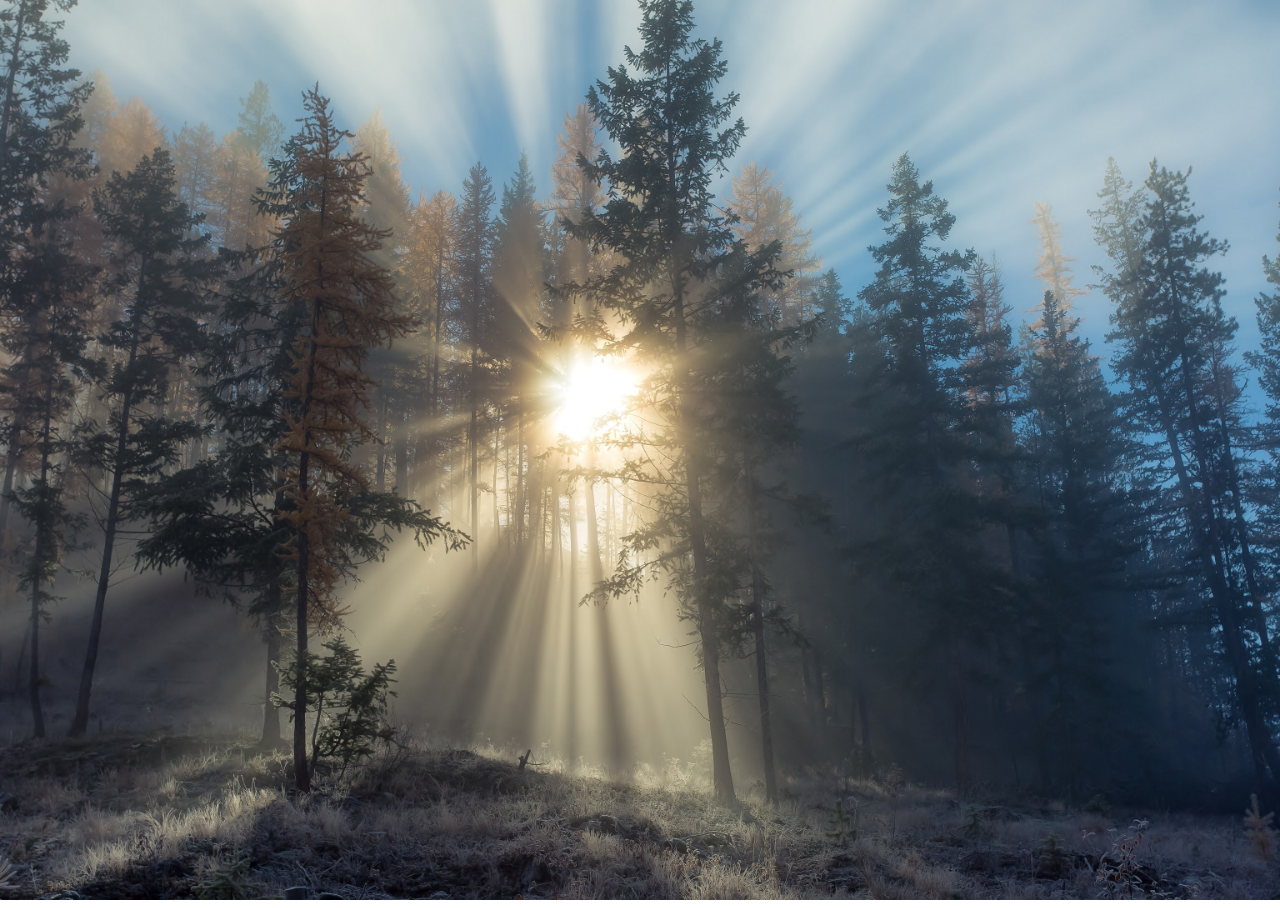
<file: sunbeams/index.html>
<!doctype html>
<html>
  <head>
    <title>Sunbeams</title>
    <link rel="stylesheet" href="css/story.css">
  </head>
  <body id="body">
    <script> 
      (function () { 
        var inter;

        var frames = [
          { name: 'move-up', start: 'bottom', top: '100vh', endpos: '0vh', alternate: 'left'},
          { name: 'move-down', start: 'top', top: '0vh', startpos: '0vh', startpos: '100vh', },
          { name: 'move-left', start: 'right', left: '0vw', startpos: '100vw', startpos: '0vw', },
          { name: 'move-right', start: 'left', left: '100vw', startpos: '0vw', startpos: '100vw', }
        ]
        
        function addCotton() {
          var p = document.createElement('p')
          var b = document.getElementById('body');
          var textNode = document.createTextNode('*');
          var id = Date.now();
          p.classList.add('question-mark')
          p.setAttribute('id', id)

          var idx = getRandomVal(0,4)
          if(frames[idx].start === 'left') {
            p.style.left = '0px';
            p.style.top = getRandomVal(0,100) + 'vh';
          }

          if(frames[idx].start === 'top') {
            p.style.top = '0px'
            p.style.left = getRandomVal(0,100) + 'vw';
          }

          if(frames[idx].start === 'right') {
            p.style.right = '0px';
            p.style.top = getRandomVal(0,100) + 'vh';
          }

          if(frames[idx].start === 'bottom') {
            p.style.bottom = '0px';
            p.style.left = getRandomVal(0,100) + 'vw';
          }

          var fontSize = getRandomVal(10,30);
          var op = getRandomVal(50,100);
          var anim = getRandomVal(20,120);
          p.style.fontSize = fontSize + 'px';
          p.style.height = fontSize + 'px';
          p.style.filter = 'blur('+getRandomVal(2,4)+'px) opacity('+op+'%)';
          p.style.animation = frames[idx].name + ' ' + anim + 's';

          p.appendChild(textNode);
          b.appendChild(p);

          setTimeout(function() { 
            var q = document.getElementById(id)
            if(q) {
              q.parentNode.removeChild(q);
            }
          }, (anim*1000)+2000)

        }

        function startAnim() {
          inter = setInterval( function() { addCotton() }, 1000)
        }

        function getRandomVal(min, max) {
          return Math.floor(Math.random() * (max - min)) + min;
        }
      
        startAnim();

      })();    
    </script>
  </body>
</html>
</file>
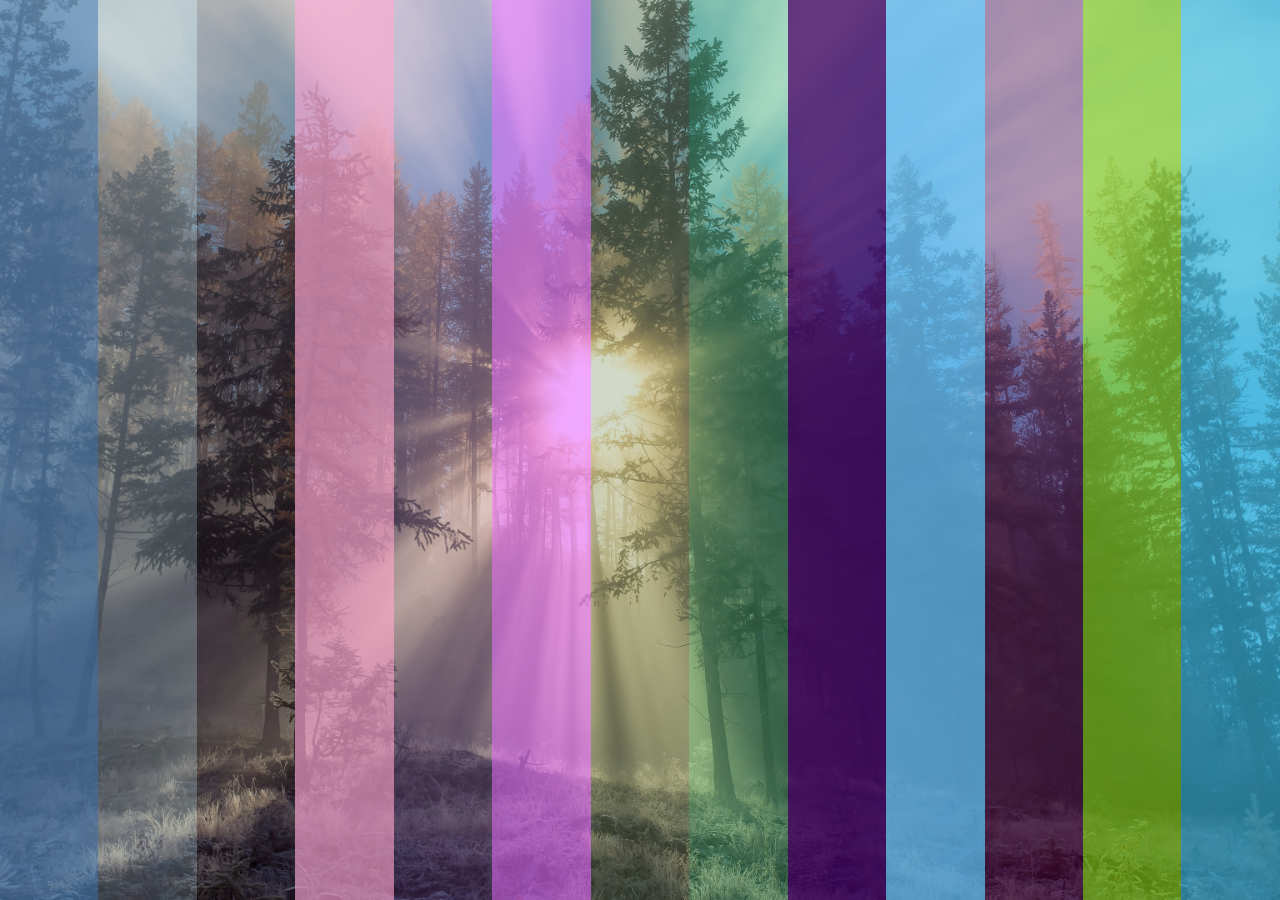
<file: sunbeams/grid.html>
<!doctype html>
<html>
  <head>
    <title>Sunbeams</title>
    <link rel="stylesheet" href="css/story.css">
  
    <style>
      body {
        margin:0;
        padding:0;
      }

      #container {
        display:flex;
        align-items:stretch;
        width:100%;
        height:100%;
        margin:0;
        padding:0;
      } 

      #container > div {
        margin;0;
        padding:0;
        width:25%;
      }

      #one {
        background: rgba(255, 255, 255, 0.8);
      }

      #two {
        background: rgba(128, 128, 128, 0.6);        
      }
      
      #three {
        background: rgba(0, 0, 255, 0.4);
      }

      #four {
        background: rgba(0, 15, 65, 0.2);        
      }

    </style>
  </head>
  <body id="body">
    <div id='container'>
 
    </div>
    <script> 
      (function () { 
        
        function draw(n) {
          //loop n times
          for(var x=0;x<n;x++) {
            
            //create a div
            var d = document.createElement('div')

            //assign it a random color, alpha
            var r = getRandomHex(0,255)
            var g = getRandomHex(0,255)
            var b = getRandomHex(0,255)
            var a = getRandomFloat(0.1,0.75)
            d.style.backgroundColor = 'rgba(' + r + ',' + g + ',' + b + ','+ a +')';
 
            //assign it a random-ish width
            d.style.width = 100/n + '%';
            
            //add
            document.getElementById('container').appendChild(d);
          }
        }

        function getRandomHex(min,max) {
          var r = Math.random() * (max - min) + min;
          return parseInt(r.toString(16), 16);
        }

        function getRandomFloat(min, max) {
          return Math.random() * (max - min) + min;
        }

        draw(parseInt(getRandomFloat(1, 30)));  
      })();    
    </script>
  </body>
</html>
</file>
<file: sunbeams/css/story.css>
html, body, section {
  height:100%;
  font-size:32px;
}

body {
  background: url(../img/beams.jpg) no-repeat center center fixed; 
  background-size: cover;
  overflow: hidden;
} 

div.header:first-of-type {
  margin-top:0;
}

div.header {  
  margin-top:50px;
  padding:10px 0px;
  background-color: rgba(204,204,204,0.3);;
}


p.headerText {
  color: #fff;
}

p.answer {
  margin:0;
  padding:0;
  font-size:.7em;
  color:yellow;
}

.white {
  color:#fff;
  text-shadow: 2px 2px 2px rgba(0, 0, 0, 1);
}

.hero {
  background-color: #999;
  position: absolute;
  height: 200px;
  top: 377px;
  right: -1000px;
  left: -1000px;
  color: #fff;
  text-align: right;
  padding-bottom: 0px;
  opacity: .7;

}

ul {
  text-shadow: 2px 2px 2px rgba(0, 0, 0, 1);
}
.onTop {
  position: absolute;
  height: 200px;
  top: 377px;
  right: 0px;
  left: 0px;
  text-align: right;
  padding-bottom: 0px;
  z-index:99;
  color: #fff;
}

.onTop p {
  font-size: 90px;
  padding:0 20px 0;
  margin:0;
  opacity:1;
}

.onTop p.sub {
  font-size:.5em;
  opacity:1;
}

.container {
  min-height: 100vh;
}

.image-container {
  position:absolute;
  z-index:99;
  border:2px solid #ccc;
  border-radius: 20px;
  height:0;
  width:0;
  transition: all .2s ease-in-out;
}

.image-horz {
   width:640px;
   height:480px;
}

.image-vert {
   width:480px;
   height:640px;
}

.image {
  z-index:99;
  position:absolute;
}

.question-mark {
  padding:0;
  margin:0;
  position:absolute;
  z-index:99;
  color:#ccc;
}


@keyframes move-up {
    from {bottom : 0px;} 
    to { bottom: calc(100% + 80px);}
} 

@keyframes move-left {
    from {right : 0px;} 
    to { right: calc(100% + 80px);;}
}

@keyframes move-right {
    from { left : 0px;} 
    to { left: calc(100% + 80px);;}
} 

@keyframes move-down {
    from {top :0px;} 
    to {top: calc(100% + 80px);}
}
</file>
